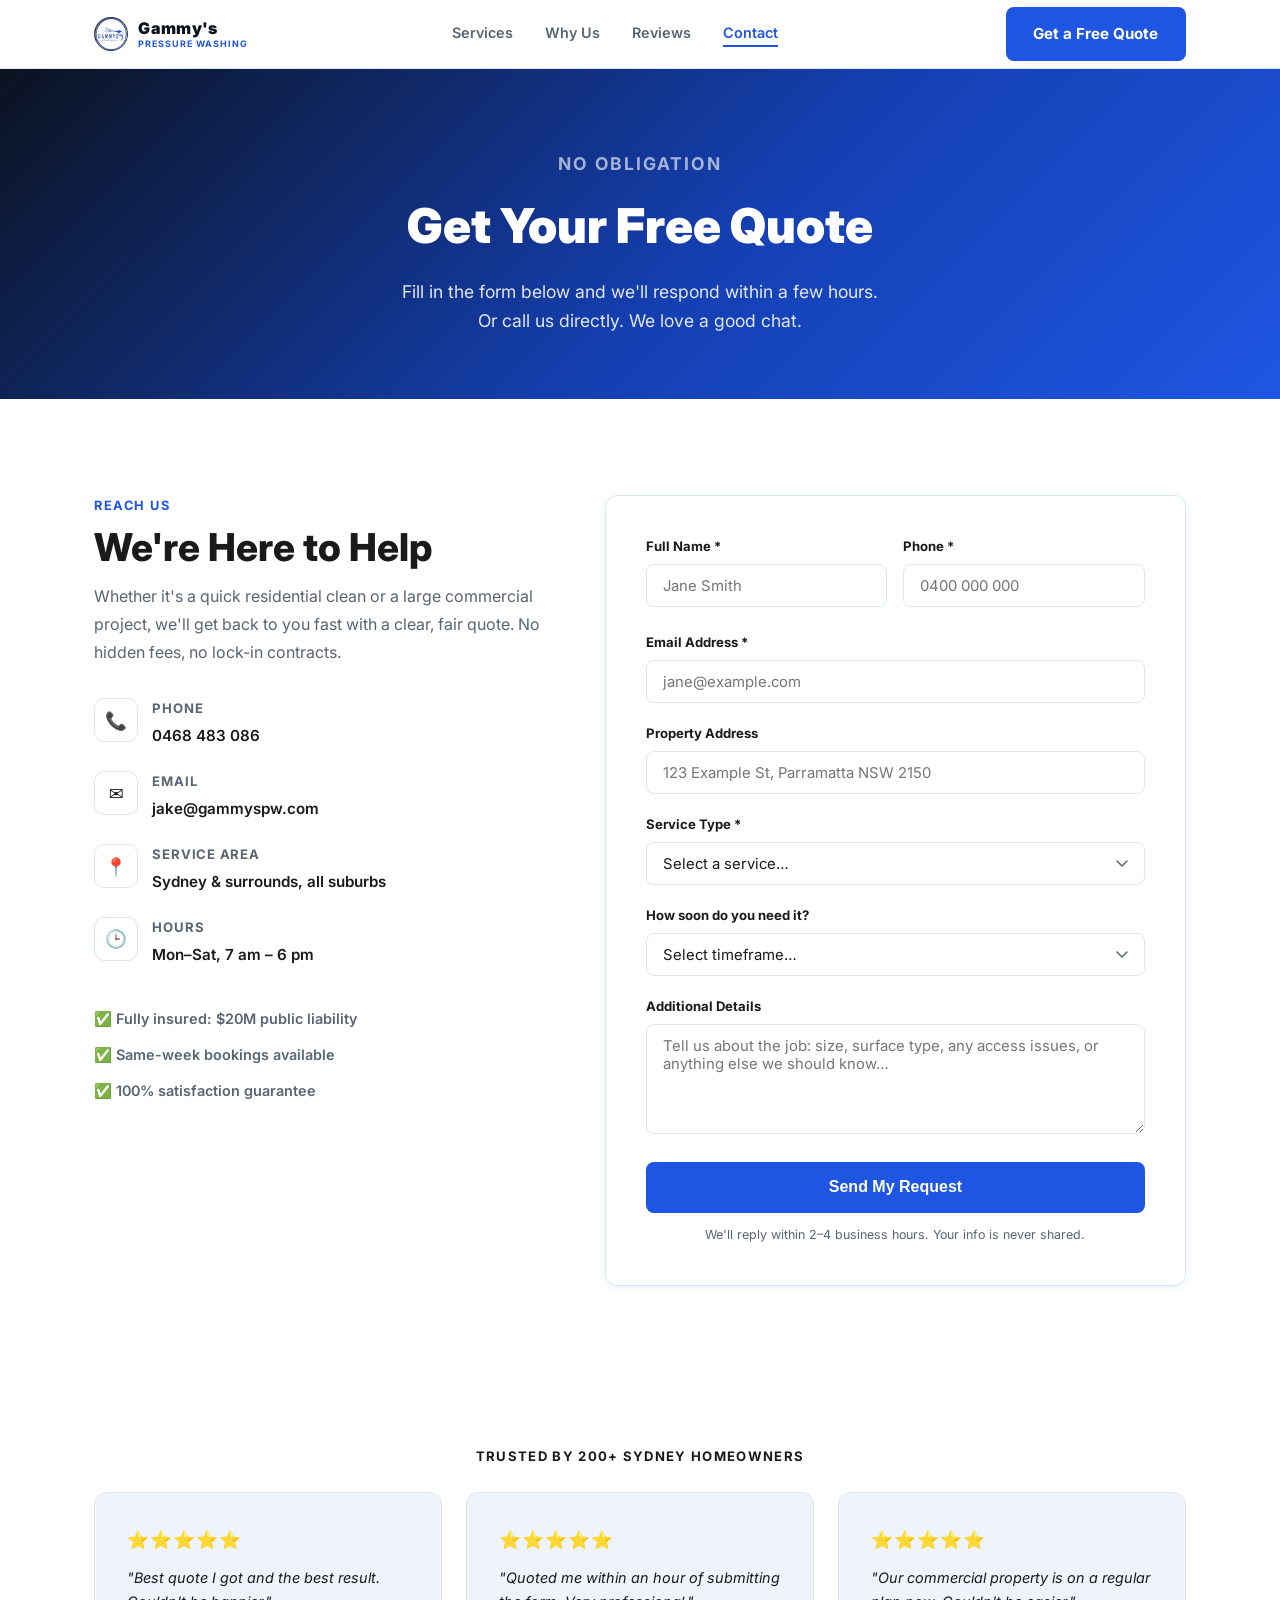
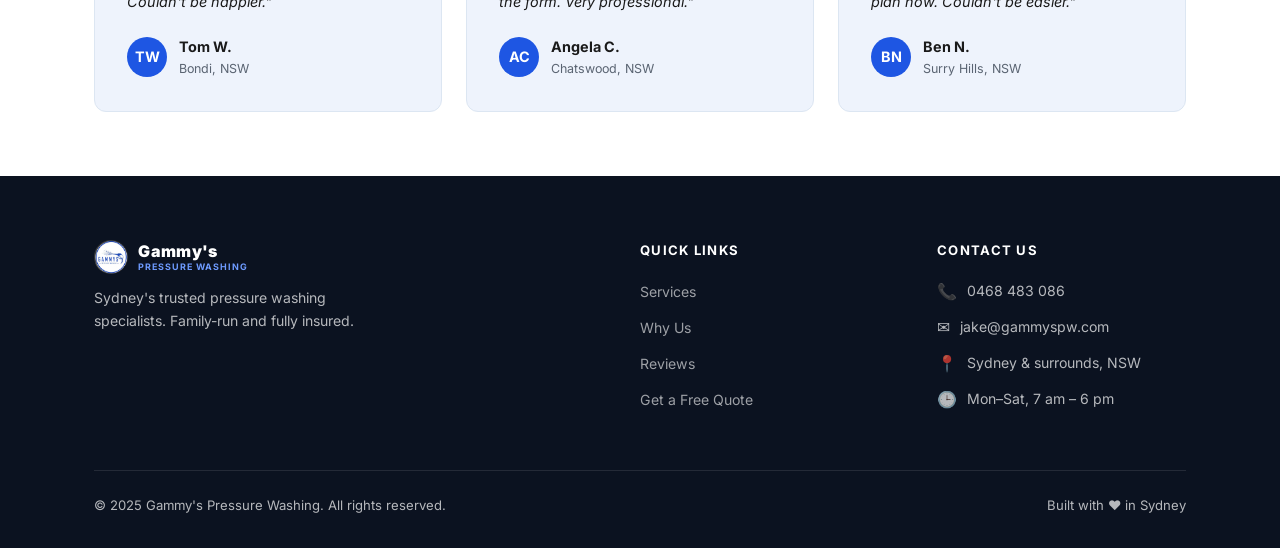
<file: contact.html>
<!DOCTYPE html>
<html lang="en">
<head>
  <meta charset="UTF-8" />
  <meta name="viewport" content="width=device-width, initial-scale=1.0" />
  <meta name="description" content="Get a free, no-obligation pressure washing quote from Gammy's in Sydney. Call us or fill in our quick form. We'll get back to you within hours." />
  <title>Get a Free Quote | Gammy's Pressure Washing</title>
  <link rel="icon" href="favicon.ico" sizes="any" />
  <link rel="icon" href="img/favicon-32.png" type="image/png" sizes="32x32" />
  <link rel="apple-touch-icon" href="img/apple-touch-icon.png" />

  <!-- Google Fonts: Inter -->
  <link rel="preconnect" href="https://fonts.googleapis.com" />
  <link rel="preconnect" href="https://fonts.gstatic.com" crossorigin />
  <link href="https://fonts.googleapis.com/css2?family=Inter:wght@400;600;700;800;900&display=swap" rel="stylesheet" />

  <link rel="stylesheet" href="style.css" />
</head>
<body>

  <!-- ============================================================
       NAVIGATION (same as index.html - easy to copy-paste updates)
       ============================================================ -->
  <header class="nav" role="banner">
    <div class="container nav-inner">

      <a href="index.html" class="nav-logo" aria-label="Gammy's Pressure Washing home">
        <span class="logo-badge" aria-hidden="true">
          <img src="img/logo.jpg" alt="" />
        </span>
        <span class="logo-text">
          <span class="logo-name">Gammy's</span>
          <span class="logo-tagline">Pressure Washing</span>
        </span>
      </a>

      <nav class="nav-links" aria-label="Main navigation">
        <a href="index.html#services">Services</a>
        <a href="index.html#why">Why Us</a>
        <a href="index.html#reviews">Reviews</a>
        <a href="contact.html" class="active">Contact</a>
      </nav>

      <a href="contact.html" class="btn btn-primary nav-cta">Get a Free Quote</a>

      <button class="hamburger" aria-label="Toggle menu" aria-expanded="false">
        <span></span><span></span><span></span>
      </button>
    </div>

    <nav class="nav-mobile" aria-label="Mobile navigation">
      <a href="index.html#services">Services</a>
      <a href="index.html#why">Why Us</a>
      <a href="index.html#reviews">Reviews</a>
      <a href="contact.html">Contact</a>
      <a href="contact.html" class="btn btn-primary">Get a Free Quote</a>
    </nav>
  </header>


  <!-- ============================================================
       CONTACT PAGE HERO
       ============================================================ -->
  <section class="contact-hero" aria-label="Page header">
    <div class="container">
      <p class="section-label" style="color: rgba(255,255,255,.7); margin-bottom: .5rem;">No Obligation</p>
      <h1>Get Your Free Quote</h1>
      <p>Fill in the form below and we'll respond within a few hours.<br>
         Or call us directly. We love a good chat.</p>
    </div>
  </section>


  <!-- ============================================================
       CONTACT SECTION (full-width version)
       ============================================================ -->
  <section class="contact" id="contact" aria-labelledby="contact-page-heading" style="background: var(--white);">
    <div class="container">

      <div class="contact-inner">

        <!-- Left: info -->
        <div class="contact-info reveal">
          <p class="section-label">Reach Us</p>
          <h2 class="section-title" id="contact-page-heading">We're Here to Help</h2>
          <p style="color: var(--text-muted); margin-bottom: 2rem; line-height: 1.75;">
            Whether it's a quick residential clean or a large commercial project,
            we'll get back to you fast with a clear, fair quote.
            No hidden fees, no lock-in contracts.
          </p>

          <div class="contact-detail">
            <div class="contact-icon" aria-hidden="true">📞</div>
            <div class="contact-detail-text">
              <strong>Phone</strong>
              <span><a href="tel:+61468483086">0468 483 086</a></span>
            </div>
          </div>

          <div class="contact-detail">
            <div class="contact-icon" aria-hidden="true">✉️</div>
            <div class="contact-detail-text">
              <strong>Email</strong>
              <span><a href="mailto:jake@gammyspw.com">jake@gammyspw.com</a></span>
            </div>
          </div>

          <div class="contact-detail">
            <div class="contact-icon" aria-hidden="true">📍</div>
            <div class="contact-detail-text">
              <strong>Service Area</strong>
              <span>Sydney &amp; surrounds, all suburbs</span>
            </div>
          </div>

          <div class="contact-detail">
            <div class="contact-icon" aria-hidden="true">🕒</div>
            <div class="contact-detail-text">
              <strong>Hours</strong>
              <span>Mon–Sat, 7 am – 6 pm</span>
            </div>
          </div>

          <!-- Trust badges repeated for reassurance -->
          <div style="margin-top: 2.5rem; display: flex; flex-direction: column; gap: .75rem;">
            <div style="display:flex; align-items:center; gap:.6rem; font-size:.9rem; font-weight:600; color: var(--text-muted);">
              ✅ Fully insured: $20M public liability
            </div>
            <div style="display:flex; align-items:center; gap:.6rem; font-size:.9rem; font-weight:600; color: var(--text-muted);">
              ✅ Same-week bookings available
            </div>
            <div style="display:flex; align-items:center; gap:.6rem; font-size:.9rem; font-weight:600; color: var(--text-muted);">
              ✅ 100% satisfaction guarantee
            </div>
          </div>
        </div>

        <!-- Right: form -->
        <div class="reveal">
          <form class="quote-form" novalidate aria-label="Free quote request form">
            <input type="hidden" name="page" value="Contact Page" />

            <div class="form-row">
              <!-- Name -->
              <div class="form-group">
                <label for="name-c">Full Name *</label>
                <input type="text" id="name-c" name="name" placeholder="Jane Smith" required autocomplete="name" />
                <span class="field-error" aria-live="polite"></span>
              </div>

              <!-- Phone -->
              <div class="form-group">
                <label for="phone-c">Phone *</label>
                <input type="tel" id="phone-c" name="phone" placeholder="0400 000 000" required autocomplete="tel" />
                <span class="field-error" aria-live="polite"></span>
              </div>
            </div>

            <!-- Email -->
            <div class="form-group">
              <label for="email-c">Email Address *</label>
              <input type="email" id="email-c" name="email" placeholder="jane@example.com" required autocomplete="email" />
              <span class="field-error" aria-live="polite"></span>
            </div>

            <!-- Address (contact page only) -->
            <div class="form-group">
              <label for="address-c">Property Address</label>
              <input type="text" id="address-c" name="address" placeholder="123 Example St, Parramatta NSW 2150" autocomplete="street-address" />
              <span class="field-error" aria-live="polite"></span>
            </div>

            <!-- Service Type -->
            <div class="form-group">
              <label for="service-c">Service Type *</label>
              <select id="service-c" name="service" required>
                <option value="" disabled selected>Select a service…</option>
                <option value="driveways">Driveways &amp; Garages</option>
                <option value="floors">Pathways, Floors &amp; Tiles</option>
                <option value="walls">Walls &amp; Exterior Surfaces</option>
                <option value="awnings">Awnings &amp; Overheads</option>
                <option value="moss">Moss &amp; Algae Removal</option>
                <option value="pool">Pool Surrounds</option>
                <option value="other">Other / Not Sure</option>
              </select>
              <span class="field-error" aria-live="polite"></span>
            </div>

            <!-- How urgent -->
            <div class="form-group">
              <label for="urgency-c">How soon do you need it?</label>
              <select id="urgency-c" name="urgency">
                <option value="" disabled selected>Select timeframe…</option>
                <option value="asap">As soon as possible</option>
                <option value="this-week">This week</option>
                <option value="next-week">Next week</option>
                <option value="flexible">I'm flexible</option>
              </select>
            </div>

            <!-- Message -->
            <div class="form-group">
              <label for="message-c">Additional Details</label>
              <textarea id="message-c" name="message" placeholder="Tell us about the job: size, surface type, any access issues, or anything else we should know…"></textarea>
              <span class="field-error" aria-live="polite"></span>
            </div>

            <button type="submit" class="btn btn-primary" style="width:100%; justify-content:center; padding: .9rem 1.6rem; font-size: 1rem;">
              Send My Request
            </button>

            <p style="font-size:.78rem; color: var(--text-muted); text-align:center; margin-top:.75rem;">
              We'll reply within 2–4 business hours. Your info is never shared.
            </p>

            <!-- Success message (shown by JS) -->
            <div class="form-success" role="alert">
              ✅ Thanks! We've received your request and will be in touch shortly.
            </div>

          </form>
        </div>

      </div>
    </div>
  </section>


  <!-- ============================================================
       MINI REVIEWS STRIP (social proof on the contact page)
       ============================================================ -->
  <section style="background: var(--mint); padding: 4rem 0;" aria-label="Customer reviews">
    <div class="container">
      <p style="text-align:center; font-size:.82rem; font-weight:700; letter-spacing:.1em; text-transform:uppercase; color:var(--green); margin-bottom:1.5rem;">
        Trusted by 200+ Sydney Homeowners
      </p>
      <div class="reviews-grid" style="grid-template-columns: repeat(auto-fill, minmax(260px, 1fr));">
        <div class="review-card reveal">
          <div class="review-stars">⭐⭐⭐⭐⭐</div>
          <p class="review-text">"Best quote I got and the best result. Couldn't be happier."</p>
          <div class="reviewer">
            <div class="reviewer-avatar">TW</div>
            <div>
              <div class="reviewer-name">Tom W.</div>
              <div class="reviewer-loc">Bondi, NSW</div>
            </div>
          </div>
        </div>
        <div class="review-card reveal">
          <div class="review-stars">⭐⭐⭐⭐⭐</div>
          <p class="review-text">"Quoted me within an hour of submitting the form. Very professional."</p>
          <div class="reviewer">
            <div class="reviewer-avatar">AC</div>
            <div>
              <div class="reviewer-name">Angela C.</div>
              <div class="reviewer-loc">Chatswood, NSW</div>
            </div>
          </div>
        </div>
        <div class="review-card reveal">
          <div class="review-stars">⭐⭐⭐⭐⭐</div>
          <p class="review-text">"Our commercial property is on a regular plan now. Couldn't be easier."</p>
          <div class="reviewer">
            <div class="reviewer-avatar">BN</div>
            <div>
              <div class="reviewer-name">Ben N.</div>
              <div class="reviewer-loc">Surry Hills, NSW</div>
            </div>
          </div>
        </div>
      </div>
    </div>
  </section>


  <!-- ============================================================
       FOOTER
       ============================================================ -->
  <footer class="footer" aria-label="Site footer">
    <div class="container">

      <div class="footer-grid">
        <div class="footer-brand">
          <a href="index.html" class="nav-logo">
            <span class="logo-badge" aria-hidden="true">
              <img src="img/logo.jpg" alt="" />
            </span>
            <span class="logo-text">
              <span class="logo-name">Gammy's</span>
              <span class="logo-tagline">Pressure Washing</span>
            </span>
          </a>
          <p class="footer-tagline">
            Sydney's trusted pressure washing specialists. Family-run
            and fully insured.
          </p>
        </div>

        <div>
          <h4>Quick Links</h4>
          <ul class="footer-links">
            <li><a href="index.html#services">Services</a></li>
            <li><a href="index.html#why">Why Us</a></li>
            <li><a href="index.html#reviews">Reviews</a></li>
            <li><a href="contact.html">Get a Free Quote</a></li>
          </ul>
        </div>

        <div>
          <h4>Contact Us</h4>
          <div class="footer-contact-item">
            <span aria-hidden="true">📞</span>
            <a href="tel:+61468483086">0468 483 086</a>
          </div>
          <div class="footer-contact-item">
            <span aria-hidden="true">✉️</span>
            <a href="mailto:jake@gammyspw.com">jake@gammyspw.com</a>
          </div>
          <div class="footer-contact-item">
            <span aria-hidden="true">📍</span>
            <span>Sydney &amp; surrounds, NSW</span>
          </div>
          <div class="footer-contact-item">
            <span aria-hidden="true">🕒</span>
            <span>Mon–Sat, 7 am – 6 pm</span>
          </div>
        </div>
      </div>

      <div class="footer-bottom">
        <span>© 2025 Gammy's Pressure Washing. All rights reserved.</span>
        <span>Built with ❤️ in Sydney</span>
      </div>

    </div>
  </footer>

  <script src="script.js"></script>
</body>
</html>
</file>
<file: style.css>
/* ============================================================
   Gammy's Pressure Washing - style.css
   Edit variables in :root to retheme the whole site instantly
   ============================================================ */

/* --- Design Tokens --- */
:root {
  --blue:        #1E56E3;
  --blue-dark:   #143FB0;
  --navy:        #0B1220;
  --pale:        #EEF3FC;
  --white:       #FFFFFF;
  --text:        #1A1A1A;
  --text-muted:  #5a6472;
  --border:      #DCE6F2;
  --shadow-sm:   0 2px 8px rgba(30,86,227,.08);
  --shadow-md:   0 6px 24px rgba(30,86,227,.12);
  --radius:      12px;
  --transition:  0.22s ease;
  --max-w:       1140px;
}

/* --- Reset & Base --- */
*, *::before, *::after { box-sizing: border-box; margin: 0; padding: 0; }

html { scroll-behavior: smooth; font-size: 16px; }

body {
  font-family: 'Inter', system-ui, -apple-system, sans-serif;
  color: var(--text);
  background: var(--white);
  line-height: 1.65;
}

img { display: block; max-width: 100%; }

a { color: inherit; text-decoration: none; }

ul { list-style: none; }

/* --- Utility --- */
.container {
  width: 100%;
  max-width: var(--max-w);
  margin-inline: auto;
  padding-inline: 1.5rem;
}

.section-label {
  font-size: .8rem;
  font-weight: 700;
  letter-spacing: .12em;
  text-transform: uppercase;
  color: var(--blue);
  margin-bottom: .5rem;
}

.section-title {
  font-size: clamp(1.6rem, 3.5vw, 2.4rem);
  font-weight: 800;
  line-height: 1.2;
  margin-bottom: 1rem;
}

.section-sub {
  color: var(--text-muted);
  max-width: 52ch;
  margin-bottom: 3rem;
}

.btn {
  display: inline-flex;
  align-items: center;
  gap: .5rem;
  padding: .78rem 1.6rem;
  border-radius: 8px;
  font-weight: 700;
  font-size: .95rem;
  cursor: pointer;
  border: 2px solid transparent;
  transition: background var(--transition), color var(--transition),
              border-color var(--transition), box-shadow var(--transition),
              transform var(--transition);
  white-space: nowrap;
}

.btn-primary {
  background: var(--blue);
  color: var(--white);
}
.btn-primary:hover {
  background: var(--blue-dark);
  box-shadow: 0 4px 16px rgba(30,86,227,.28);
  transform: translateY(-1px);
}

.btn-outline {
  background: transparent;
  color: var(--white);
  border-color: rgba(255,255,255,.7);
}
.btn-outline:hover {
  background: rgba(255,255,255,.12);
  border-color: var(--white);
}

.btn-outline-dark {
  background: transparent;
  color: var(--blue);
  border-color: var(--blue);
}
.btn-outline-dark:hover {
  background: var(--blue);
  color: var(--white);
}

/* ============================================================
   NAVIGATION
   ============================================================ */
.nav {
  position: sticky;
  top: 0;
  z-index: 1000;
  background: rgba(255,255,255,.96);
  backdrop-filter: blur(10px);
  border-bottom: 1px solid var(--border);
  transition: box-shadow var(--transition);
}
.nav.scrolled { box-shadow: var(--shadow-md); }

.nav-inner {
  display: flex;
  align-items: center;
  justify-content: space-between;
  height: 68px;
}

/* Logo */
.nav-logo {
  display: flex;
  align-items: center;
  gap: .65rem;
  flex-shrink: 0;
}
.logo-badge {
  width: 34px;
  height: 34px;
  border-radius: 50%;
  overflow: hidden;
  display: flex;
  align-items: center;
  justify-content: center;
  flex-shrink: 0;
}
.logo-badge svg { flex-shrink: 0; }
.logo-badge img {
  width: 100%;
  height: 100%;
  object-fit: cover;
}
.logo-text {
  display: flex;
  flex-direction: column;
  line-height: 1.05;
}
.logo-name {
  font-weight: 900;
  font-size: 1rem;
  letter-spacing: .02em;
  color: var(--navy);
}
.logo-tagline {
  font-weight: 700;
  font-size: .56rem;
  letter-spacing: .11em;
  text-transform: uppercase;
  color: var(--blue);
  margin-top: 2px;
}

/* Desktop links */
.nav-links {
  display: flex;
  align-items: center;
  gap: 2rem;
}
.nav-links a {
  font-size: .9rem;
  font-weight: 600;
  color: var(--text-muted);
  position: relative;
  padding-bottom: 3px;
  transition: color var(--transition);
}
.nav-links a::after {
  content: '';
  position: absolute;
  bottom: 0; left: 0;
  width: 0; height: 2px;
  background: var(--blue);
  transition: width var(--transition);
}
.nav-links a:hover,
.nav-links a.active { color: var(--blue); }
.nav-links a:hover::after,
.nav-links a.active::after { width: 100%; }

/* CTA */
.nav-cta { margin-left: 1.5rem; }

/* Hamburger */
.hamburger {
  display: none;
  flex-direction: column;
  gap: 5px;
  background: none;
  border: none;
  cursor: pointer;
  padding: .3rem;
}
.hamburger span {
  display: block;
  width: 24px;
  height: 2px;
  background: var(--text);
  border-radius: 2px;
  transition: transform var(--transition), opacity var(--transition);
}
.hamburger.open span:nth-child(1) { transform: translateY(7px) rotate(45deg); }
.hamburger.open span:nth-child(2) { opacity: 0; }
.hamburger.open span:nth-child(3) { transform: translateY(-7px) rotate(-45deg); }

/* Mobile nav drawer */
.nav-mobile {
  display: none;
  flex-direction: column;
  gap: 0;
  background: var(--white);
  border-top: 1px solid var(--border);
  padding: 1rem 1.5rem 1.5rem;
}
.nav-mobile.open { display: flex; }
.nav-mobile a {
  font-weight: 600;
  font-size: 1rem;
  color: var(--text);
  padding: .75rem 0;
  border-bottom: 1px solid var(--border);
}
.nav-mobile a:last-child { border-bottom: none; }
.nav-mobile .btn { margin-top: .75rem; justify-content: center; }

/* ============================================================
   HERO
   ============================================================ */
.hero {
  position: relative;
  min-height: 90vh;
  padding: 6.5rem 0 3.5rem;
  display: flex;
  align-items: center;
  background: linear-gradient(135deg, var(--navy) 0%, var(--blue-dark) 100%);
  overflow: hidden;
}

/* Background video */
.hero-video {
  position: absolute;
  inset: 0;
  width: 100%;
  height: 100%;
  object-fit: cover;
  object-position: center 80%;
  z-index: 0;
}

/* Dark overlay so the text stays readable over the video */
.hero::before {
  content: '';
  position: absolute;
  inset: 0;
  z-index: 1;
  background: linear-gradient(90deg,
    rgba(11,18,32,.88) 0%,
    rgba(11,18,32,.7) 45%,
    rgba(20,63,176,.35) 100%);
}

@media (prefers-reduced-motion: reduce) {
  .hero-video { display: none; }
  .hero { background: url('img/hero-poster.jpg') center 80% / cover; }
}

.hero-content {
  position: relative;
  z-index: 2;
  color: var(--white);
  max-width: 680px;
}

.hero-eyebrow {
  display: inline-flex;
  align-items: center;
  gap: .4rem;
  background: rgba(255,255,255,.12);
  border: 1px solid rgba(255,255,255,.2);
  border-radius: 100px;
  padding: .3rem .9rem;
  font-size: .8rem;
  font-weight: 700;
  letter-spacing: .06em;
  text-transform: uppercase;
  margin-bottom: 1.5rem;
}

.hero h1 {
  font-size: clamp(2rem, 5vw, 3.4rem);
  font-weight: 900;
  line-height: 1.1;
  margin-bottom: 1.2rem;
  letter-spacing: -.02em;
}

.hero-sub {
  font-size: clamp(1rem, 2vw, 1.15rem);
  opacity: .88;
  margin-bottom: 2rem;
  max-width: 54ch;
}

.hero-buttons {
  display: flex;
  flex-wrap: wrap;
  gap: .9rem;
  margin-bottom: 2.5rem;
}

.trust-badges {
  display: flex;
  flex-wrap: wrap;
  gap: 1.2rem;
  align-items: center;
}
.trust-badge {
  display: flex;
  align-items: center;
  gap: .4rem;
  font-size: .85rem;
  font-weight: 600;
  opacity: .9;
}

.google-rating {
  display: block;
  width: fit-content;
  margin-top: 1.5rem;
  transition: transform var(--transition);
}
.google-rating:hover { transform: translateY(-2px); }
.google-rating img {
  display: block;
  width: 120px;
  height: auto;
}

/* ============================================================
   SERVICES
   ============================================================ */
.services {
  padding: 6rem 0;
  background: var(--white);
}

.services-grid {
  display: grid;
  grid-template-columns: repeat(auto-fill, minmax(300px, 1fr));
  gap: 1.5rem;
}

.service-card {
  background: var(--white);
  border: 1.5px solid var(--border);
  border-radius: var(--radius);
  padding: 2rem;
  transition: transform var(--transition), border-color var(--transition),
              box-shadow var(--transition);
  cursor: default;
  overflow: hidden; /* keeps photo inside rounded corners */
}
.service-card:hover {
  transform: translateY(-4px);
  border-color: var(--blue);
  box-shadow: var(--shadow-md);
}

/* Photo at the top of each service card */
.service-img {
  margin: -2rem -2rem 1.4rem; /* bleed to card edges */
  height: 190px;
  overflow: hidden;
  border-radius: var(--radius) var(--radius) 0 0;
  background: var(--pale); /* fallback while image loads or if missing */
}
.service-img img {
  width: 100%;
  height: 100%;
  object-fit: cover;
  transition: transform .45s ease;
}
.service-card:hover .service-img img {
  transform: scale(1.05);
}

.service-icon {
  width: 52px;
  height: 52px;
  background: var(--pale);
  border-radius: 12px;
  display: flex;
  align-items: center;
  justify-content: center;
  font-size: 1.5rem;
  margin-bottom: 1.1rem;
}

.service-card h3 {
  font-size: 1.05rem;
  font-weight: 700;
  margin-bottom: .45rem;
}
.service-card p {
  font-size: .88rem;
  color: var(--text-muted);
  line-height: 1.6;
}

/* ============================================================
   PHOTO GALLERY - "Our Work"
   ============================================================ */
.gallery {
  padding: 6rem 0;
  background: var(--white);
}

/* ============================================================
   BEFORE & AFTER SHOWCASE
   ============================================================ */
.ba-carousel {
  position: relative;
  max-width: 760px;
  margin: 0 auto 2.5rem;
}

.ba-viewport {
  overflow: hidden;
  border-radius: var(--radius);
  touch-action: pan-y;
}

.ba-track {
  display: flex;
  transition: transform .45s ease;
}

.ba-slide {
  flex: 0 0 100%;
  min-width: 0;
}

.ba-arrow {
  position: absolute;
  top: calc(50% - 1.5rem);
  transform: translateY(-50%);
  width: 46px;
  height: 46px;
  border-radius: 50%;
  border: 1.5px solid var(--border);
  background: var(--white);
  color: var(--navy);
  box-shadow: var(--shadow-md);
  display: flex;
  align-items: center;
  justify-content: center;
  cursor: pointer;
  z-index: 2;
  transition: background var(--transition), color var(--transition);
}
.ba-arrow:hover,
.ba-arrow:focus-visible {
  background: var(--blue);
  color: var(--white);
  border-color: var(--blue);
}
.ba-prev { left: -23px; }
.ba-next { right: -23px; }

.ba-dots {
  display: flex;
  justify-content: center;
  gap: .5rem;
  margin-top: 1.25rem;
}
.ba-dot {
  width: 10px;
  height: 10px;
  padding: 0;
  border: none;
  border-radius: 100px;
  background: var(--border);
  cursor: pointer;
  transition: background var(--transition), width var(--transition);
}
.ba-dot.active {
  width: 26px;
  background: var(--blue);
}

.before-after-card {
  background: var(--pale);
  border: 1.5px solid var(--border);
  border-radius: var(--radius);
  padding: 1.25rem;
}

.ba-images {
  display: grid;
  grid-template-columns: 1fr 1fr;
  gap: .75rem;
  margin-bottom: 1rem;
}

.ba-img {
  position: relative;
  border-radius: 8px;
  overflow: hidden;
  aspect-ratio: 3 / 4;
  background: var(--white);
}
.ba-img img {
  width: 100%;
  height: 100%;
  object-fit: cover;
}

.ba-tag {
  position: absolute;
  top: .6rem;
  left: .6rem;
  padding: .25rem .7rem;
  border-radius: 100px;
  font-size: .72rem;
  font-weight: 800;
  text-transform: uppercase;
  letter-spacing: .06em;
  color: var(--white);
}
.ba-tag-before { background: rgba(11,18,32,.75); }
.ba-tag-after  { background: var(--blue); }

.ba-caption {
  font-size: .88rem;
  color: var(--text-muted);
  font-weight: 600;
  text-align: center;
}

/* ============================================================
   HOW IT WORKS
   ============================================================ */
.how {
  padding: 6rem 0;
  background: var(--pale);
}

.steps {
  display: flex;
  align-items: flex-start;
  gap: 0;
  position: relative;
}

/* Dashed connector line (desktop only) */
.steps::before {
  content: '';
  position: absolute;
  top: 36px;
  left: calc(36px + 1.5rem);
  right: calc(36px + 1.5rem);
  height: 2px;
  border-top: 2px dashed var(--blue);
  opacity: .35;
  z-index: 0;
}

.step {
  flex: 1;
  display: flex;
  flex-direction: column;
  align-items: center;
  text-align: center;
  padding: 0 1.5rem;
  position: relative;
  z-index: 1;
}

.step-num {
  width: 72px;
  height: 72px;
  background: var(--blue);
  color: var(--white);
  border-radius: 50%;
  display: flex;
  align-items: center;
  justify-content: center;
  font-size: 1.5rem;
  font-weight: 800;
  margin-bottom: 1.2rem;
  box-shadow: 0 4px 16px rgba(30,86,227,.25);
  flex-shrink: 0;
}

.step h3 {
  font-size: 1.05rem;
  font-weight: 700;
  margin-bottom: .45rem;
}
.step p {
  font-size: .88rem;
  color: var(--text-muted);
}

/* ============================================================
   WHY CHOOSE US
   ============================================================ */
.why {
  padding: 6rem 0 4rem;
  background: var(--white);
}

.stats-grid {
  display: grid;
  grid-template-columns: repeat(4, 1fr);
  gap: 1.5rem;
}

.stat-card {
  background: var(--pale);
  border-radius: var(--radius);
  padding: 2rem 1.5rem;
  text-align: center;
  border: 1.5px solid var(--border);
}

.stat-icon {
  font-size: 2rem;
  margin-bottom: .6rem;
}

.stat-number {
  font-size: 2rem;
  font-weight: 900;
  color: var(--blue);
  line-height: 1;
  margin-bottom: .25rem;
}

.stat-label {
  font-size: .88rem;
  font-weight: 600;
  color: var(--text-muted);
}

.why-body {
  max-width: 68ch;
  color: var(--text-muted);
  font-size: 1rem;
  line-height: 1.75;
  border-left: 3px solid var(--blue);
  padding-left: 1.25rem;
}

/* ============================================================
   FIND YOUR SOLUTION
   ============================================================ */
.solutions {
  padding: 6rem 0;
  background: var(--pale);
}

.solutions-grid {
  display: grid;
  grid-template-columns: repeat(auto-fill, minmax(240px, 1fr));
  gap: 1.25rem;
}

.solution-card {
  background: var(--white);
  border: 2px solid var(--border);
  border-radius: var(--radius);
  padding: 2rem 1.75rem;
  cursor: pointer;
  transition: transform var(--transition), border-color var(--transition),
              box-shadow var(--transition), background var(--transition);
  display: flex;
  flex-direction: column;
  gap: .75rem;
}
.solution-card:hover {
  transform: translateY(-4px);
  border-color: var(--blue);
  box-shadow: var(--shadow-md);
}
.solution-card.active {
  background: var(--blue);
  border-color: var(--blue);
  color: var(--white);
}
.solution-card.active .solution-sub { color: rgba(255,255,255,.8); }

.solution-emoji { font-size: 1.8rem; }

.solution-card h3 {
  font-size: 1rem;
  font-weight: 700;
  line-height: 1.3;
}

.solution-sub {
  font-size: .83rem;
  color: var(--text-muted);
  line-height: 1.5;
}

.solution-arrow {
  display: inline-flex;
  align-items: center;
  gap: .3rem;
  font-size: .82rem;
  font-weight: 700;
  color: var(--blue);
  margin-top: auto;
  transition: gap var(--transition);
}
.solution-card.active .solution-arrow { color: rgba(255,255,255,.9); }
.solution-card:hover .solution-arrow { gap: .55rem; }

/* ============================================================
   REVIEWS
   ============================================================ */
.reviews {
  padding: 6rem 0;
  background: var(--white);
}

.reviews-grid {
  display: grid;
  grid-template-columns: repeat(auto-fill, minmax(280px, 1fr));
  gap: 1.5rem;
}

.review-card {
  background: var(--pale);
  border: 1.5px solid var(--border);
  border-radius: var(--radius);
  padding: 2rem;
}

.review-stars {
  font-size: 1.1rem;
  margin-bottom: .75rem;
  letter-spacing: .05em;
}

.review-text {
  font-size: .9rem;
  color: var(--text);
  line-height: 1.7;
  margin-bottom: 1.25rem;
  font-style: italic;
}

.reviewer {
  display: flex;
  align-items: center;
  gap: .75rem;
}

.reviewer-avatar {
  width: 40px;
  height: 40px;
  border-radius: 50%;
  background: var(--blue);
  color: var(--white);
  display: flex;
  align-items: center;
  justify-content: center;
  font-weight: 700;
  font-size: .9rem;
  flex-shrink: 0;
}

.reviewer-name {
  font-weight: 700;
  font-size: .9rem;
}

.reviewer-loc {
  font-size: .78rem;
  color: var(--text-muted);
}

/* ============================================================
   CONTACT / QUOTE FORM
   ============================================================ */
.contact {
  padding: 6rem 0;
  background: var(--pale);
}

.contact-inner {
  display: grid;
  grid-template-columns: 1fr 1.3fr;
  gap: 4rem;
  align-items: start;
}

.contact-info h2 { margin-bottom: .75rem; }

.contact-detail {
  display: flex;
  align-items: flex-start;
  gap: .9rem;
  margin-bottom: 1.4rem;
}

.contact-icon {
  width: 44px;
  height: 44px;
  background: var(--white);
  border: 1.5px solid var(--border);
  border-radius: 10px;
  display: flex;
  align-items: center;
  justify-content: center;
  font-size: 1.1rem;
  flex-shrink: 0;
}

.contact-detail-text strong {
  display: block;
  font-size: .82rem;
  font-weight: 700;
  text-transform: uppercase;
  letter-spacing: .06em;
  color: var(--text-muted);
  margin-bottom: .15rem;
}
.contact-detail-text span {
  font-size: .95rem;
  font-weight: 600;
  color: var(--text);
}

/* Form */
.quote-form {
  background: var(--white);
  border: 1.5px solid var(--border);
  border-radius: var(--radius);
  padding: 2.5rem;
  box-shadow: var(--shadow-sm);
}

.form-row {
  display: grid;
  grid-template-columns: 1fr 1fr;
  gap: 1rem;
}

.form-group {
  margin-bottom: 1.25rem;
}

.form-group label {
  display: block;
  font-size: .82rem;
  font-weight: 700;
  margin-bottom: .4rem;
  color: var(--text);
}

.form-group input,
.form-group select,
.form-group textarea {
  width: 100%;
  padding: .72rem 1rem;
  border: 1.5px solid var(--border);
  border-radius: 8px;
  font-family: inherit;
  font-size: .93rem;
  color: var(--text);
  background: var(--white);
  transition: border-color var(--transition), box-shadow var(--transition);
  outline: none;
  appearance: none;
}
.form-group input:focus,
.form-group select:focus,
.form-group textarea:focus {
  border-color: var(--blue);
  box-shadow: 0 0 0 3px rgba(30,86,227,.12);
}
.form-group input.error,
.form-group select.error,
.form-group textarea.error {
  border-color: #e05252;
  box-shadow: 0 0 0 3px rgba(224,82,82,.1);
}

.form-group textarea { resize: vertical; min-height: 110px; }

.field-error {
  display: block;
  font-size: .78rem;
  color: #e05252;
  margin-top: .3rem;
}

.form-success {
  display: none;
  background: var(--pale);
  border: 1.5px solid var(--blue);
  border-radius: 8px;
  padding: 1rem 1.25rem;
  font-size: .92rem;
  font-weight: 600;
  color: var(--blue);
  margin-top: 1rem;
  text-align: center;
}
.form-success.visible { display: block; }

.form-group select {
  background-image: url("data:image/svg+xml,%3Csvg xmlns='http://www.w3.org/2000/svg' width='12' height='8' viewBox='0 0 12 8'%3E%3Cpath d='M1 1l5 5 5-5' stroke='%235a6472' stroke-width='1.5' fill='none' stroke-linecap='round'/%3E%3C/svg%3E");
  background-repeat: no-repeat;
  background-position: right 1rem center;
  padding-right: 2.5rem;
  cursor: pointer;
}

/* ============================================================
   FOOTER
   ============================================================ */
.footer {
  background: var(--navy);
  color: rgba(255,255,255,.7);
  padding: 4rem 0 2rem;
}

.footer-grid {
  display: grid;
  grid-template-columns: 2fr 1fr 1fr;
  gap: 3rem;
  margin-bottom: 3rem;
}

.footer-brand .nav-logo {
  margin-bottom: .75rem;
}
.footer-brand .logo-name { color: var(--white); }
.footer-brand .logo-tagline { color: #6E9BFF; }

.footer-tagline {
  font-size: .88rem;
  line-height: 1.65;
  max-width: 30ch;
  margin-bottom: 1.25rem;
}

.footer h4 {
  font-size: .82rem;
  font-weight: 700;
  text-transform: uppercase;
  letter-spacing: .1em;
  color: var(--white);
  margin-bottom: 1rem;
}

.footer-links {
  display: flex;
  flex-direction: column;
  gap: .6rem;
}
.footer-links a {
  font-size: .88rem;
  color: rgba(255,255,255,.6);
  transition: color var(--transition);
}
.footer-links a:hover { color: var(--white); }

.footer-contact-item {
  display: flex;
  align-items: center;
  gap: .6rem;
  font-size: .88rem;
  margin-bottom: .6rem;
}
.footer-contact-item span:first-child { font-size: 1rem; }

.footer-bottom {
  border-top: 1px solid rgba(255,255,255,.1);
  padding-top: 1.5rem;
  display: flex;
  align-items: center;
  justify-content: space-between;
  flex-wrap: wrap;
  gap: 1rem;
  font-size: .82rem;
}

/* ============================================================
   CONTACT PAGE HERO (contact.html)
   ============================================================ */
.contact-hero {
  background: linear-gradient(135deg, #0B1220 0%, #143FB0 55%, #1E56E3 100%);
  color: var(--white);
  padding: 5rem 0 4rem;
  text-align: center;
}
.contact-hero h1 {
  font-size: clamp(2rem, 4vw, 3rem);
  font-weight: 900;
  margin-bottom: .75rem;
}
.contact-hero p {
  font-size: 1.1rem;
  opacity: .88;
}

/* ============================================================
   RESPONSIVE BREAKPOINTS
   ============================================================ */

/* Tablet - ≤900px */
@media (max-width: 900px) {
  .nav-links,
  .nav-cta { display: none; }
  .hamburger { display: flex; }

  .stats-grid { grid-template-columns: repeat(2, 1fr); }

  .contact-inner {
    grid-template-columns: 1fr;
    gap: 2.5rem;
  }

  .footer-grid {
    grid-template-columns: 1fr 1fr;
    gap: 2rem;
  }
  .footer-brand { grid-column: 1 / -1; }
}

/* Mobile - ≤600px */
@media (max-width: 600px) {
  .hero { min-height: 100svh; padding: 5rem 0 4rem; }
  .hero::before { background: rgba(11,18,32,.72); }

  .steps {
    flex-direction: column;
    gap: 2rem;
  }
  .steps::before { display: none; }
  .step { align-items: flex-start; text-align: left; flex-direction: row; padding: 0; gap: 1rem; }
  .step-num { width: 52px; height: 52px; font-size: 1.2rem; flex-shrink: 0; }

  .stats-grid { grid-template-columns: 1fr 1fr; }

  .solutions-grid { grid-template-columns: 1fr 1fr; }

  .form-row { grid-template-columns: 1fr; }

  .footer-grid { grid-template-columns: 1fr; gap: 2rem; }

  .footer-bottom { flex-direction: column; text-align: center; }

  .hero-buttons { flex-direction: column; align-items: flex-start; }

  .ba-arrow { width: 40px; height: 40px; }
  .ba-prev { left: .4rem; }
  .ba-next { right: .4rem; }
}

@media (max-width: 400px) {
  .solutions-grid { grid-template-columns: 1fr; }
}

/* ============================================================
   SCROLL ANIMATIONS (JS adds .revealed)
   ============================================================ */
.reveal {
  opacity: 0;
  transform: translateY(24px);
  transition: opacity .55s ease, transform .55s ease;
}
.reveal.revealed {
  opacity: 1;
  transform: none;
}
</file>
